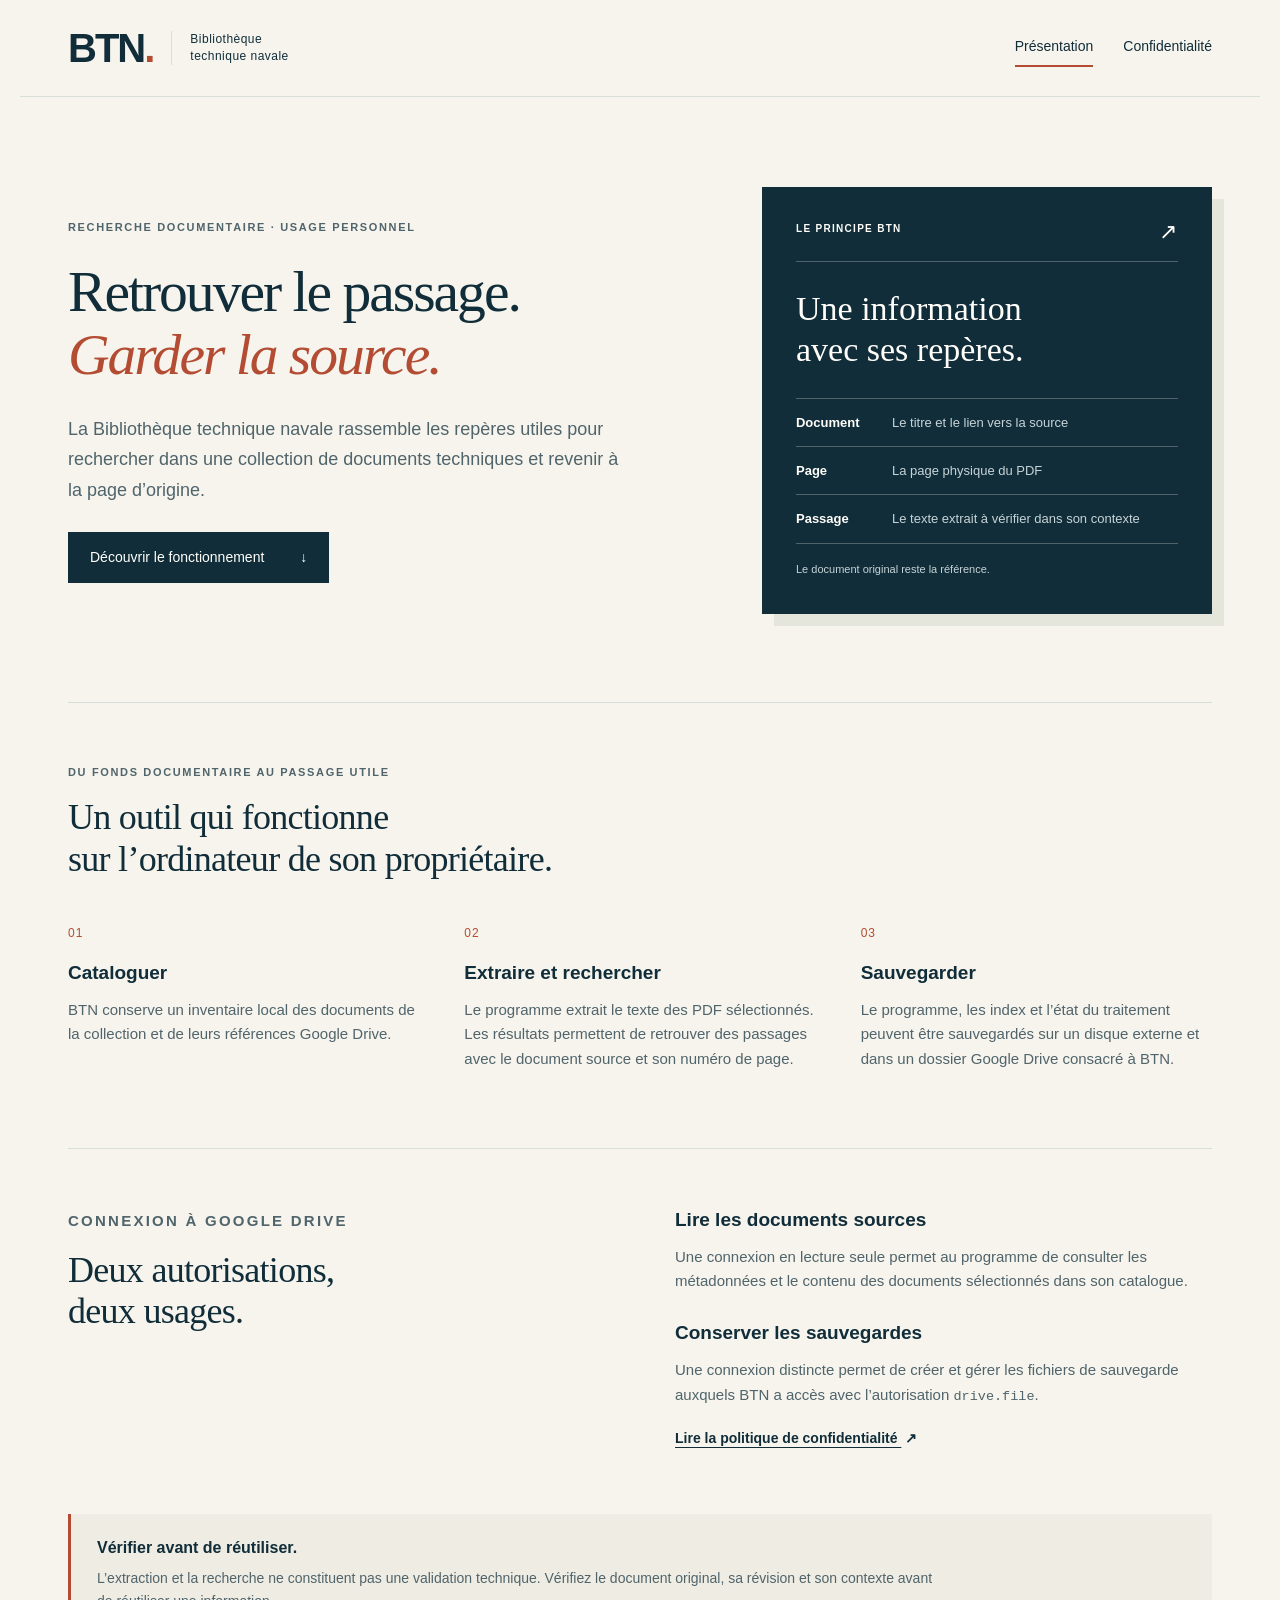
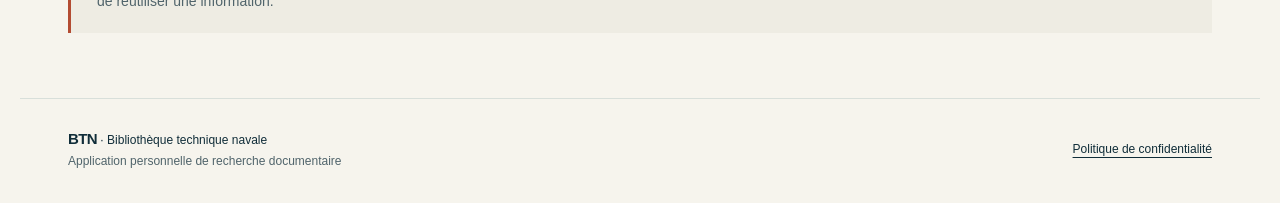
<file: index.html>
<!doctype html>
<html lang="fr">
<head>
  <meta name="google-site-verification" content="_lraErLUGnfuX3mEP-IEqwj_2-tJXQ4CiVm9813MLEk" />
  <meta charset="utf-8">
  <meta name="viewport" content="width=device-width, initial-scale=1">
  <meta name="description" content="Bibliothèque technique navale : un outil personnel de recherche documentaire, avec références aux documents sources et à leurs pages.">
  <meta name="theme-color" content="#102d39">
  <title>BTN — Bibliothèque technique navale</title>
  <link rel="stylesheet" href="style.css">
</head>
<body>
  <a class="skip" href="#contenu">Aller au contenu</a>
  <header class="site-header">
    <a class="brand" href="./" aria-label="BTN — accueil"><span class="brand-mark">BTN<span aria-hidden="true">.</span></span><span class="brand-label">Bibliothèque<br>technique navale</span></a>
    <nav aria-label="Navigation principale"><a href="./" aria-current="page">Présentation</a><a href="confidentialite.html">Confidentialité</a></nav>
  </header>
  <main id="contenu">
    <section class="hero" aria-labelledby="titre">
      <div class="hero-copy"><p class="eyebrow">RECHERCHE DOCUMENTAIRE · USAGE PERSONNEL</p><h1 id="titre">Retrouver le passage.<br><em>Garder la source.</em></h1><p class="lead">La Bibliothèque technique navale rassemble les repères utiles pour rechercher dans une collection de documents techniques et revenir à la page d’origine.</p><a class="button" href="#fonctionnement">Découvrir le fonctionnement <span aria-hidden="true">↓</span></a></div>
      <aside class="reference" aria-label="Principe de recherche"><div class="reference-top"><span>LE PRINCIPE BTN</span><span aria-hidden="true">↗</span></div><p class="reference-title">Une information<br>avec ses repères.</p><dl><div><dt>Document</dt><dd>Le titre et le lien vers la source</dd></div><div><dt>Page</dt><dd>La page physique du PDF</dd></div><div><dt>Passage</dt><dd>Le texte extrait à vérifier dans son contexte</dd></div></dl><p class="reference-note">Le document original reste la référence.</p></aside>
    </section>
    <section class="section" id="fonctionnement" aria-labelledby="fonctionnement-titre">
      <div class="section-heading"><p class="eyebrow">DU FONDS DOCUMENTAIRE AU PASSAGE UTILE</p><h2 id="fonctionnement-titre">Un outil qui fonctionne<br>sur l’ordinateur de son propriétaire.</h2></div>
      <div class="steps"><article><span class="step-number">01</span><h3>Cataloguer</h3><p>BTN conserve un inventaire local des documents de la collection et de leurs références Google Drive.</p></article><article><span class="step-number">02</span><h3>Extraire et rechercher</h3><p>Le programme extrait le texte des PDF sélectionnés. Les résultats permettent de retrouver des passages avec le document source et son numéro de page.</p></article><article><span class="step-number">03</span><h3>Sauvegarder</h3><p>Le programme, les index et l’état du traitement peuvent être sauvegardés sur un disque externe et dans un dossier Google Drive consacré à BTN.</p></article></div>
    </section>
    <section class="access section" aria-labelledby="acces-titre"><div><p class="eyebrow">CONNEXION À GOOGLE DRIVE</p><h2 id="acces-titre">Deux autorisations,<br>deux usages.</h2></div><div class="access-details"><article><h3>Lire les documents sources</h3><p>Une connexion en lecture seule permet au programme de consulter les métadonnées et le contenu des documents sélectionnés dans son catalogue.</p></article><article><h3>Conserver les sauvegardes</h3><p>Une connexion distincte permet de créer et gérer les fichiers de sauvegarde auxquels BTN a accès avec l’autorisation <code>drive.file</code>.</p></article><a class="text-link" href="confidentialite.html">Lire la politique de confidentialité <span aria-hidden="true">↗</span></a></div></section>
    <aside class="notice"><strong>Vérifier avant de réutiliser.</strong><p>L’extraction et la recherche ne constituent pas une validation technique. Vérifiez le document original, sa révision et son contexte avant de réutiliser une information.</p></aside>
  </main>
  <footer class="site-footer"><p><strong>BTN</strong> · Bibliothèque technique navale<br><span>Application personnelle de recherche documentaire</span></p><a href="confidentialite.html">Politique de confidentialité</a></footer>
</body>
</html>
</file>
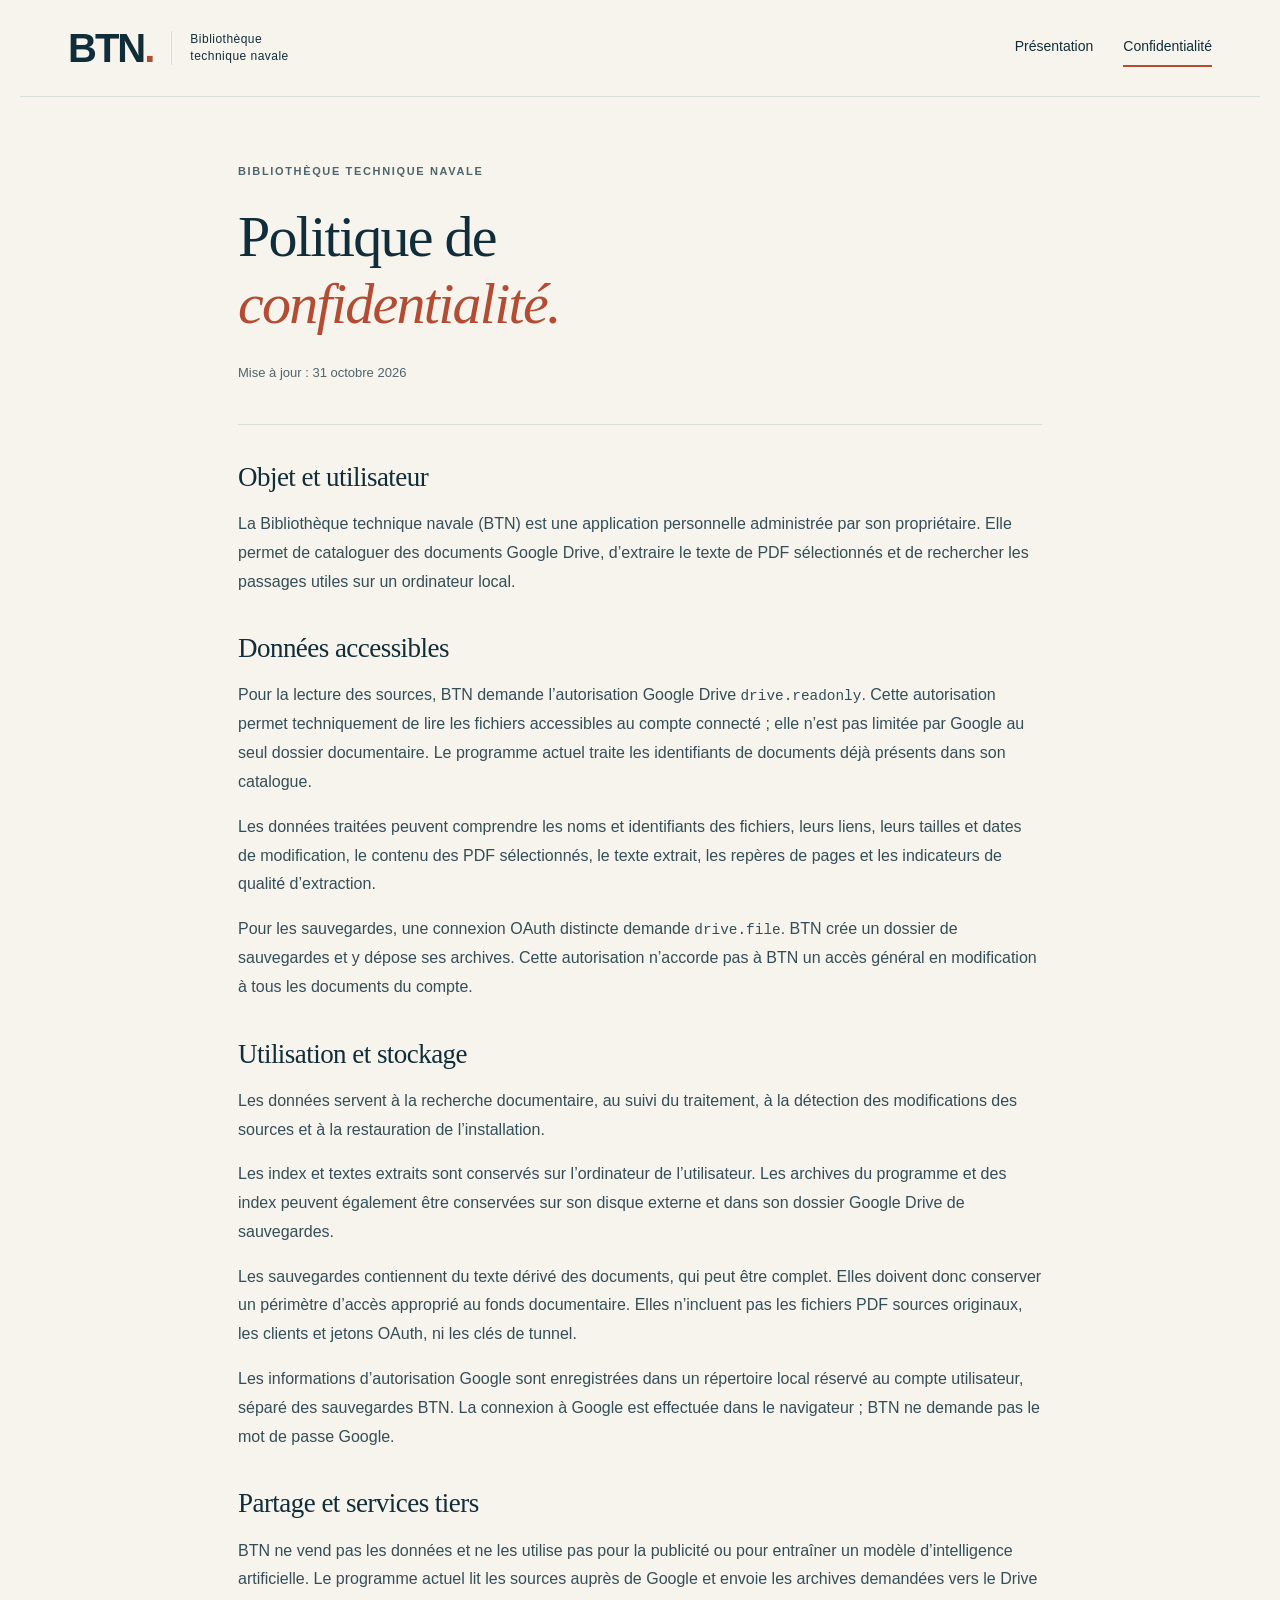
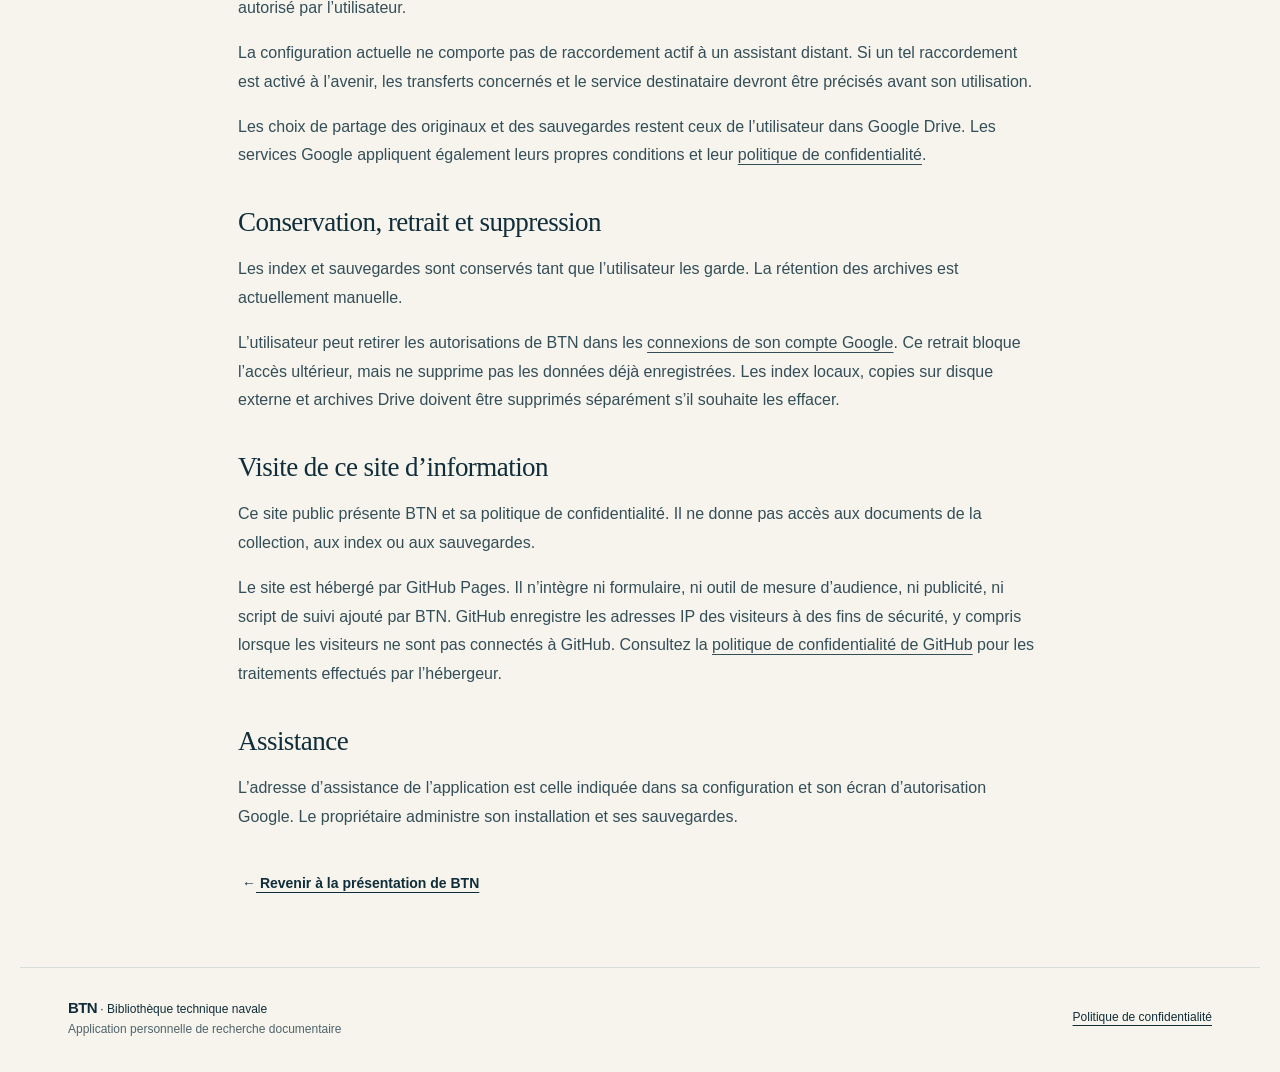
<file: confidentialite.html>
<!doctype html>
<html lang="fr">
<head>
  <meta charset="utf-8">
  <meta name="viewport" content="width=device-width, initial-scale=1">
  <meta name="description" content="Politique de confidentialité de la Bibliothèque technique navale : accès Google Drive, stockage local, sauvegardes et retrait des autorisations.">
  <meta name="theme-color" content="#102d39">
  <title>Confidentialité — Bibliothèque technique navale</title>
  <link rel="stylesheet" href="style.css">
</head>
<body>
  <a class="skip" href="#contenu">Aller au contenu</a>
  <header class="site-header"><a class="brand" href="./" aria-label="BTN — accueil"><span class="brand-mark">BTN<span aria-hidden="true">.</span></span><span class="brand-label">Bibliothèque<br>technique navale</span></a><nav aria-label="Navigation principale"><a href="./">Présentation</a><a href="confidentialite.html" aria-current="page">Confidentialité</a></nav></header>
  <main class="policy" id="contenu">
    <header class="policy-header"><p class="eyebrow">BIBLIOTHÈQUE TECHNIQUE NAVALE</p><h1>Politique de<br><em>confidentialité.</em></h1><p class="updated">Mise à jour : <time datetime="2026-10-31">31 octobre 2026</time></p></header>
    <div class="policy-body">
      <section><h2>Objet et utilisateur</h2><p>La Bibliothèque technique navale (BTN) est une application personnelle administrée par son propriétaire. Elle permet de cataloguer des documents Google Drive, d’extraire le texte de PDF sélectionnés et de rechercher les passages utiles sur un ordinateur local.</p></section>
      <section><h2>Données accessibles</h2><p>Pour la lecture des sources, BTN demande l’autorisation Google Drive <code>drive.readonly</code>. Cette autorisation permet techniquement de lire les fichiers accessibles au compte connecté ; elle n’est pas limitée par Google au seul dossier documentaire. Le programme actuel traite les identifiants de documents déjà présents dans son catalogue.</p><p>Les données traitées peuvent comprendre les noms et identifiants des fichiers, leurs liens, leurs tailles et dates de modification, le contenu des PDF sélectionnés, le texte extrait, les repères de pages et les indicateurs de qualité d’extraction.</p><p>Pour les sauvegardes, une connexion OAuth distincte demande <code>drive.file</code>. BTN crée un dossier de sauvegardes et y dépose ses archives. Cette autorisation n’accorde pas à BTN un accès général en modification à tous les documents du compte.</p></section>
      <section><h2>Utilisation et stockage</h2><p>Les données servent à la recherche documentaire, au suivi du traitement, à la détection des modifications des sources et à la restauration de l’installation.</p><p>Les index et textes extraits sont conservés sur l’ordinateur de l’utilisateur. Les archives du programme et des index peuvent également être conservées sur son disque externe et dans son dossier Google Drive de sauvegardes.</p><p>Les sauvegardes contiennent du texte dérivé des documents, qui peut être complet. Elles doivent donc conserver un périmètre d’accès approprié au fonds documentaire. Elles n’incluent pas les fichiers PDF sources originaux, les clients et jetons OAuth, ni les clés de tunnel.</p><p>Les informations d’autorisation Google sont enregistrées dans un répertoire local réservé au compte utilisateur, séparé des sauvegardes BTN. La connexion à Google est effectuée dans le navigateur ; BTN ne demande pas le mot de passe Google.</p></section>
      <section><h2>Partage et services tiers</h2><p>BTN ne vend pas les données et ne les utilise pas pour la publicité ou pour entraîner un modèle d’intelligence artificielle. Le programme actuel lit les sources auprès de Google et envoie les archives demandées vers le Drive autorisé par l’utilisateur.</p><p>La configuration actuelle ne comporte pas de raccordement actif à un assistant distant. Si un tel raccordement est activé à l’avenir, les transferts concernés et le service destinataire devront être précisés avant son utilisation.</p><p>Les choix de partage des originaux et des sauvegardes restent ceux de l’utilisateur dans Google Drive. Les services Google appliquent également leurs propres conditions et leur <a href="https://policies.google.com/privacy?hl=fr">politique de confidentialité</a>.</p></section>
      <section><h2>Conservation, retrait et suppression</h2><p>Les index et sauvegardes sont conservés tant que l’utilisateur les garde. La rétention des archives est actuellement manuelle.</p><p>L’utilisateur peut retirer les autorisations de BTN dans les <a href="https://myaccount.google.com/connections">connexions de son compte Google</a>. Ce retrait bloque l’accès ultérieur, mais ne supprime pas les données déjà enregistrées. Les index locaux, copies sur disque externe et archives Drive doivent être supprimés séparément s’il souhaite les effacer.</p></section>
      <section><h2>Visite de ce site d’information</h2><p>Ce site public présente BTN et sa politique de confidentialité. Il ne donne pas accès aux documents de la collection, aux index ou aux sauvegardes.</p><p>Le site est hébergé par GitHub Pages. Il n’intègre ni formulaire, ni outil de mesure d’audience, ni publicité, ni script de suivi ajouté par BTN. GitHub enregistre les adresses IP des visiteurs à des fins de sécurité, y compris lorsque les visiteurs ne sont pas connectés à GitHub. Consultez la <a href="https://docs.github.com/en/site-policy/privacy-policies/github-general-privacy-statement">politique de confidentialité de GitHub</a> pour les traitements effectués par l’hébergeur.</p></section>
      <section><h2>Assistance</h2><p>L’adresse d’assistance de l’application est celle indiquée dans sa configuration et son écran d’autorisation Google. Le propriétaire administre son installation et ses sauvegardes.</p></section>
    </div>
    <a class="text-link" href="./"><span aria-hidden="true">←</span> Revenir à la présentation de BTN</a>
  </main>
  <footer class="site-footer"><p><strong>BTN</strong> · Bibliothèque technique navale<br><span>Application personnelle de recherche documentaire</span></p><a href="confidentialite.html" aria-current="page">Politique de confidentialité</a></footer>
</body>
</html>
</file>
<file: style.css>
:root{color-scheme:light;--paper:#f6f4ed;--ink:#102d39;--muted:#50646b;--line:#d8dfda;--accent:#b34c32;--white:#fffefa}
*{box-sizing:border-box}html{scroll-behavior:smooth;scroll-padding-top:2rem}body{margin:0;background:var(--paper);color:var(--ink);font-family:Arial,Helvetica,sans-serif;font-size:17px;line-height:1.65}a{color:inherit;text-underline-offset:4px}a:hover{color:var(--accent)}a:focus-visible{outline:3px solid var(--accent);outline-offset:6px}p{margin:0 0 1rem}h1,h2,h3{line-height:1.15;margin:0;font-weight:500}h1,h2,.reference-title{font-family:Georgia,'Times New Roman',serif}em{font-weight:normal}code{font-size:.9em;overflow-wrap:anywhere}.skip{position:absolute;top:-6rem;left:1rem;z-index:5;background:var(--ink);color:white;padding:.7rem 1rem}.skip:focus{top:.6rem}.site-header,main,.site-footer{max-width:1240px;margin:0 auto;padding-left:48px;padding-right:48px}.site-header{display:flex;align-items:center;justify-content:space-between;gap:30px;padding-top:28px;padding-bottom:28px;border-bottom:1px solid var(--line)}.brand{display:flex;align-items:center;gap:18px;text-decoration:none}.brand-mark{font-size:40px;line-height:1;font-weight:800;letter-spacing:-2px}.brand-mark span{color:var(--accent)}.brand-label{font-size:12px;line-height:1.4;letter-spacing:.04em;border-left:1px solid var(--line);padding-left:18px}nav{display:flex;gap:30px;font-size:14px}nav a{text-decoration:none;padding:6px 0}nav a[aria-current]{border-bottom:2px solid var(--accent)}.hero{display:grid;grid-template-columns:1.4fr 1fr;align-items:center;gap:64px;padding:90px 0 88px}.eyebrow{font-size:11px;letter-spacing:.15em;font-weight:bold;color:var(--muted);margin-bottom:24px}.hero h1{font-size:clamp(42px,4.5vw,60px);letter-spacing:-.035em;line-height:1.1}.hero h1 em,.policy h1 em{color:var(--accent)}.lead{font-size:18px;line-height:1.7;max-width:560px;color:var(--muted);margin:27px 0}.button{display:inline-flex;align-items:center;gap:36px;padding:14px 22px;background:var(--ink);color:var(--white);text-decoration:none;font-size:14px}.button:hover{background:#234956;color:white}.reference{background:var(--ink);color:var(--white);padding:34px 34px 20px;box-shadow:12px 12px 0 #e5e6db}.reference-top{display:flex;justify-content:space-between;font-size:10px;font-weight:bold;letter-spacing:.13em;border-bottom:1px solid #50636b;padding-bottom:18px}.reference-top span:last-child{font-size:22px;font-weight:normal;line-height:1}.reference-title{font-size:34px;line-height:1.2;margin:27px 0}.reference dl{font-size:13px;margin:0}.reference dl div{display:grid;grid-template-columns:86px 1fr;gap:10px;border-top:1px solid #50636b;padding:13px 0}.reference dt{font-weight:bold}.reference dd{margin:0;color:#c7d4d7}.reference-note{color:#c7d4d7;font-size:11px;border-top:1px solid #50636b;padding-top:16px;margin-top:0}.section{padding:60px 0;border-top:1px solid var(--line)}h2{font-size:36px;letter-spacing:-.02em}.section-heading .eyebrow,.access .eyebrow{margin-bottom:16px}.steps{display:grid;grid-template-columns:repeat(3,1fr);gap:45px;margin-top:44px}.step-number{font-size:12px;letter-spacing:.08em;color:var(--accent);display:block;margin-bottom:18px}.steps h3,.access h3{font-size:19px;font-weight:bold;margin-bottom:14px}.steps p,.access p{font-size:15px;color:var(--muted)}.access{display:grid;grid-template-columns:1fr 1fr;gap:70px}.access-details article+article{margin-top:28px}.text-link{font-size:14px;font-weight:bold}.text-link span{display:inline-block;margin-left:4px}.notice{border-left:3px solid var(--accent);padding:20px 26px;margin:2px 0 65px;background:#eeece3}.notice strong{font-size:16px}.notice p{font-size:14px;color:var(--muted);margin:5px 0 0;max-width:850px}.site-footer{display:flex;align-items:center;justify-content:space-between;gap:28px;padding-top:28px;padding-bottom:32px;border-top:1px solid var(--line);font-size:12px}.site-footer p{margin:0}.site-footer strong{font-size:15px;letter-spacing:-.04em}.site-footer span{color:var(--muted)}.policy{max-width:900px;padding-top:65px;padding-bottom:70px}.policy h1{font-size:58px;letter-spacing:-.03em}.policy-header{padding-bottom:25px;border-bottom:1px solid var(--line)}.updated{font-size:13px;color:var(--muted);margin-top:24px}.policy-body section{margin:37px 0}.policy-body h2{font-size:27px;margin-bottom:17px}.policy-body p{font-size:16px;line-height:1.8;color:#344e58}.policy-body a{overflow-wrap:anywhere}
@media(min-width:1500px){.hero{padding-top:110px;padding-bottom:100px}}@media(max-width:900px){.site-header,main,.site-footer{padding-left:28px;padding-right:28px}.hero{gap:32px;padding:60px 0}.hero h1{font-size:44px}.reference{padding:24px}.reference-title{font-size:30px}.steps{gap:26px}.access{gap:35px}h2{font-size:31px}}@media(max-width:650px){.site-header,main,.site-footer{padding-left:22px;padding-right:22px}.site-header{align-items:flex-start;gap:20px;flex-direction:column;padding-top:22px;padding-bottom:18px}.brand-mark{font-size:36px}.brand-label{font-size:11px}nav{gap:26px;font-size:13px}.hero{grid-template-columns:1fr;gap:38px;padding:44px 0 48px}.hero h1{font-size:44px}.eyebrow{font-size:10px;letter-spacing:.1em;margin-bottom:20px}.lead{font-size:17px}.reference{max-width:450px;box-shadow:7px 7px 0 #e5e6db}.reference-title{font-size:32px}.section{padding:40px 0}h2{font-size:30px}.steps{grid-template-columns:1fr;margin-top:30px;gap:25px}.steps article+article{padding-top:22px;border-top:1px solid var(--line)}.step-number{margin-bottom:10px}.steps p{margin-bottom:0}.access{grid-template-columns:1fr;gap:28px}.notice{padding:18px 20px;margin-bottom:40px}.site-footer{align-items:flex-start;flex-direction:column;gap:15px}.policy{padding-top:40px;padding-bottom:45px}.policy h1{font-size:43px}.policy-body h2{font-size:25px}.policy-body p{font-size:16px}}
@media(prefers-reduced-motion:reduce){html{scroll-behavior:auto}}@media print{body{background:white;color:black}.site-header,nav,.skip,.button,.site-footer{display:none}main,.policy{max-width:none;padding:0}.hero,.access{display:block}.reference{background:white;color:black;box-shadow:none;border:1px solid black;margin-top:2rem}.reference dd,.reference-note{color:black}.policy-body a{color:black}.section{break-inside:avoid}.notice{background:white}.policy h1{font-size:36px}}
</file>
